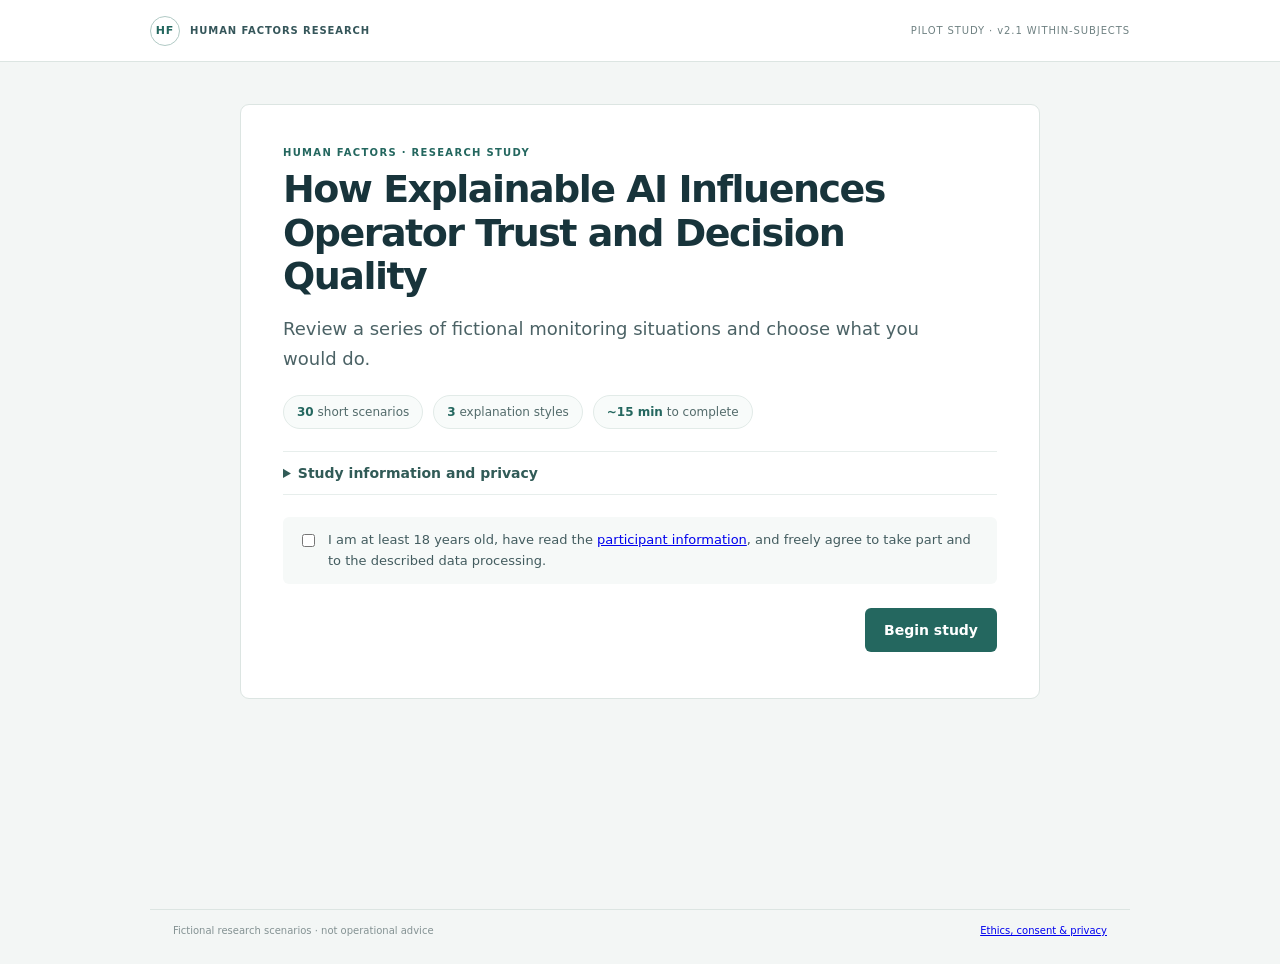
<file: index.html>
<!doctype html>
<html lang="en">
<head>
<meta charset="utf-8"><meta name="viewport" content="width=device-width,initial-scale=1">
<meta name="color-scheme" content="light"><title>How Explainable AI Influences Operator Trust and Decision Quality</title>
<link rel="stylesheet" href="styles.css">
</head>
<body>
<header class="topbar"><div class="brand"><span class="brand-mark">HF</span><span>HUMAN FACTORS RESEARCH</span></div><span id="top-note">PILOT STUDY · v2.1 WITHIN-SUBJECTS</span></header>
<main id="app" class="shell" aria-live="polite"></main>
<footer class="footer"><span>Fictional research scenarios · not operational advice</span><a href="ethics.html">Ethics, consent & privacy</a></footer>
<script src="config.js"></script><script src="scenarios-local.js"></script><script src="stats.js"></script><script src="app.js"></script>
</body></html>
</file>
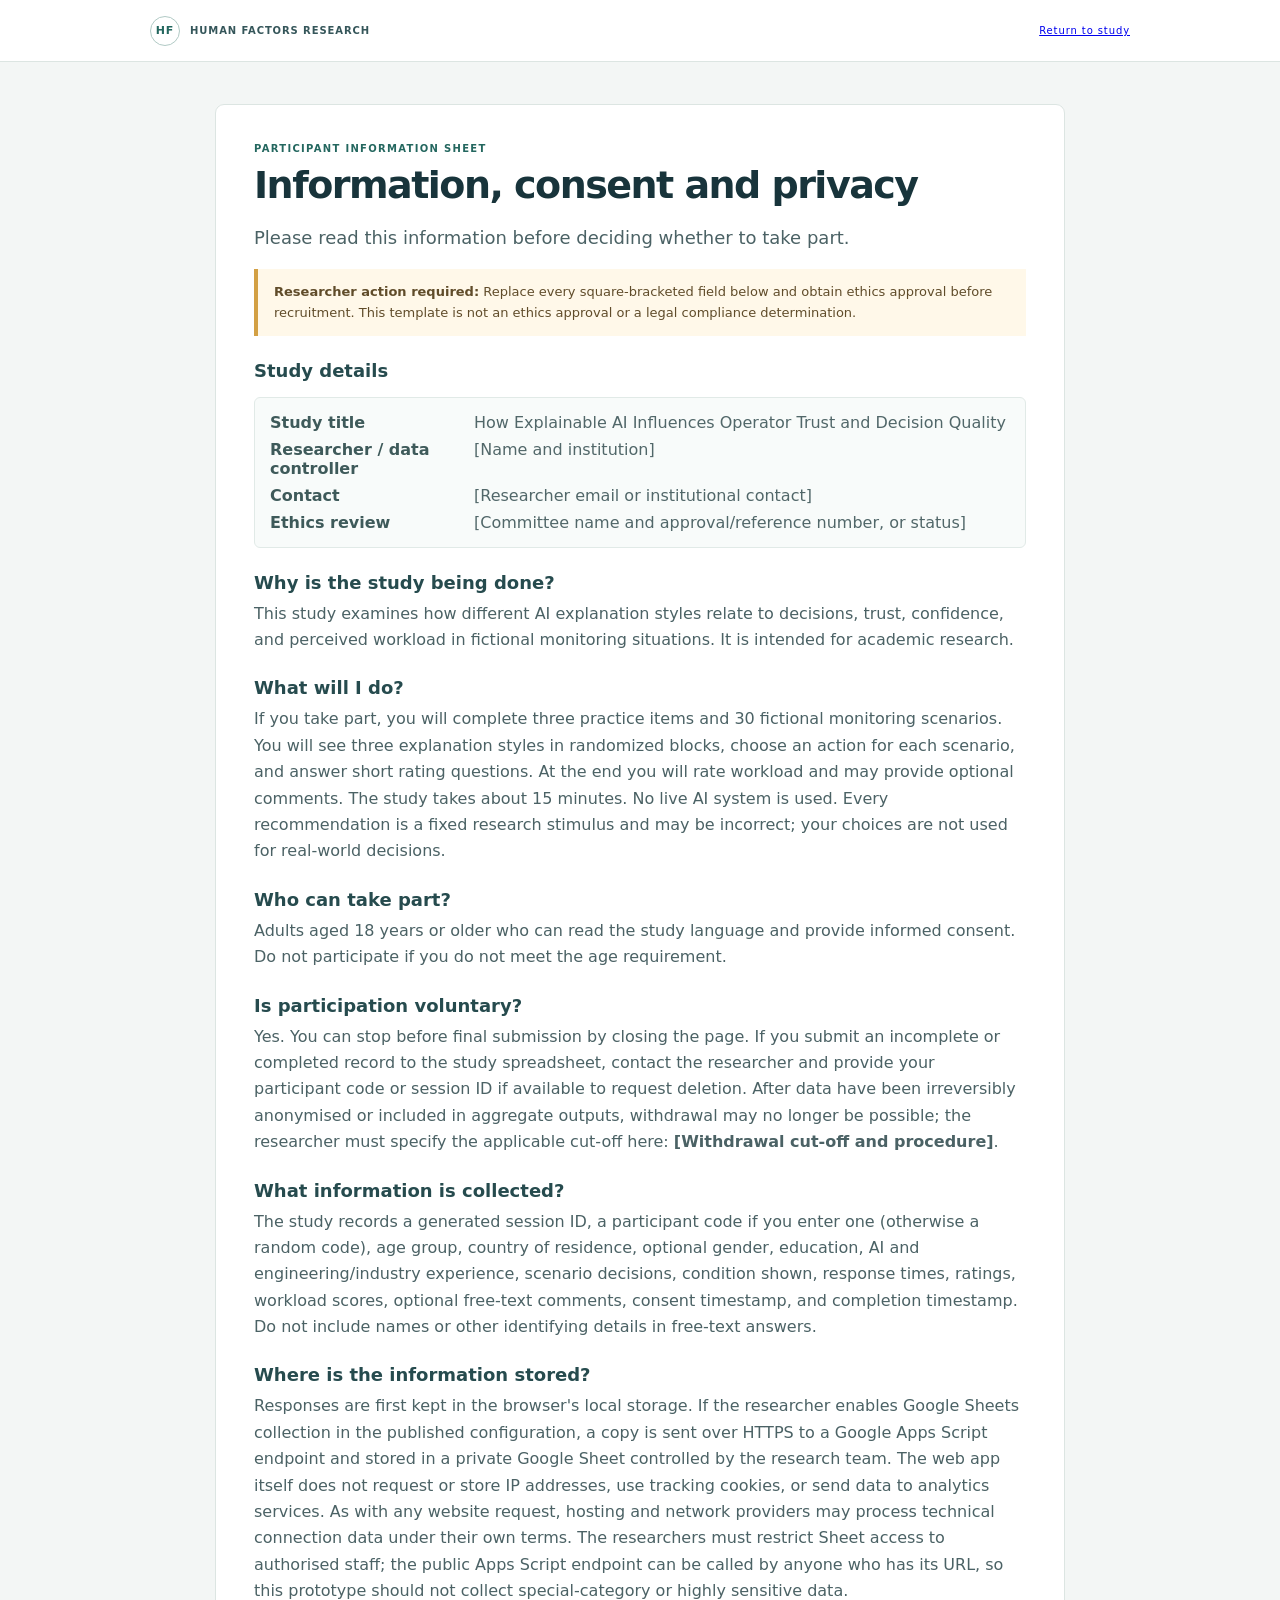
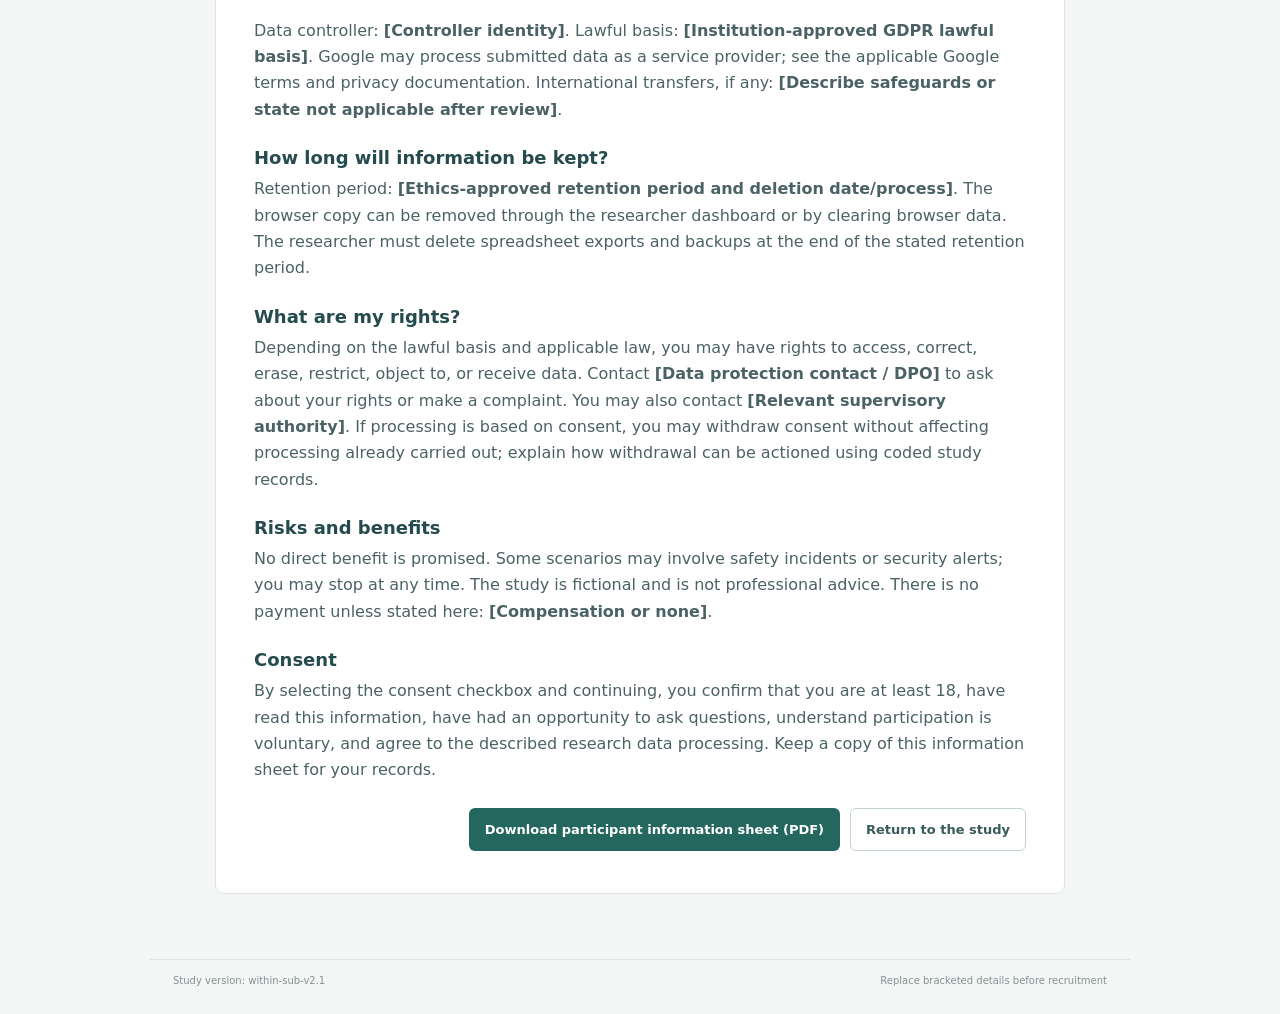
<file: ethics.html>
<!doctype html>
<html lang="en"><head><meta charset="utf-8"><meta name="viewport" content="width=device-width,initial-scale=1"><meta name="color-scheme" content="light"><title>Participant Information, Consent and Privacy</title><link rel="stylesheet" href="styles.css"></head>
<body><header class="topbar"><div class="brand"><span class="brand-mark">HF</span><span>HUMAN FACTORS RESEARCH</span></div><a href="index.html">Return to study</a></header>
<main class="shell"><article class="card ethics-page"><div class="eyebrow">PARTICIPANT INFORMATION SHEET</div><h1>Information, consent and privacy</h1><p class="lead">Please read this information before deciding whether to take part.</p>
<div class="notice"><b>Researcher action required:</b> Replace every square-bracketed field below and obtain ethics approval before recruitment. This template is not an ethics approval or a legal compliance determination.</div>
<h2>Study details</h2><dl><dt>Study title</dt><dd>How Explainable AI Influences Operator Trust and Decision Quality</dd><dt>Researcher / data controller</dt><dd>[Name and institution]</dd><dt>Contact</dt><dd>[Researcher email or institutional contact]</dd><dt>Ethics review</dt><dd>[Committee name and approval/reference number, or status]</dd></dl>
<h2>Why is the study being done?</h2><p>This study examines how different AI explanation styles relate to decisions, trust, confidence, and perceived workload in fictional monitoring situations. It is intended for academic research.</p>
<h2>What will I do?</h2><p>If you take part, you will complete three practice items and 30 fictional monitoring scenarios. You will see three explanation styles in randomized blocks, choose an action for each scenario, and answer short rating questions. At the end you will rate workload and may provide optional comments. The study takes about 15 minutes. No live AI system is used. Every recommendation is a fixed research stimulus and may be incorrect; your choices are not used for real-world decisions.</p>
<h2>Who can take part?</h2><p>Adults aged 18 years or older who can read the study language and provide informed consent. Do not participate if you do not meet the age requirement.</p>
<h2>Is participation voluntary?</h2><p>Yes. You can stop before final submission by closing the page. If you submit an incomplete or completed record to the study spreadsheet, contact the researcher and provide your participant code or session ID if available to request deletion. After data have been irreversibly anonymised or included in aggregate outputs, withdrawal may no longer be possible; the researcher must specify the applicable cut-off here: <b>[Withdrawal cut-off and procedure]</b>.</p>
<h2>What information is collected?</h2><p>The study records a generated session ID, a participant code if you enter one (otherwise a random code), age group, country of residence, optional gender, education, AI and engineering/industry experience, scenario decisions, condition shown, response times, ratings, workload scores, optional free-text comments, consent timestamp, and completion timestamp. Do not include names or other identifying details in free-text answers.</p>
<h2>Where is the information stored?</h2><p>Responses are first kept in the browser's local storage. If the researcher enables Google Sheets collection in the published configuration, a copy is sent over HTTPS to a Google Apps Script endpoint and stored in a private Google Sheet controlled by the research team. The web app itself does not request or store IP addresses, use tracking cookies, or send data to analytics services. As with any website request, hosting and network providers may process technical connection data under their own terms. The researchers must restrict Sheet access to authorised staff; the public Apps Script endpoint can be called by anyone who has its URL, so this prototype should not collect special-category or highly sensitive data.</p>
<p>Data controller: <b>[Controller identity]</b>. Lawful basis: <b>[Institution-approved GDPR lawful basis]</b>. Google may process submitted data as a service provider; see the applicable Google terms and privacy documentation. International transfers, if any: <b>[Describe safeguards or state not applicable after review]</b>.</p>
<h2>How long will information be kept?</h2><p>Retention period: <b>[Ethics-approved retention period and deletion date/process]</b>. The browser copy can be removed through the researcher dashboard or by clearing browser data. The researcher must delete spreadsheet exports and backups at the end of the stated retention period.</p>
<h2>What are my rights?</h2><p>Depending on the lawful basis and applicable law, you may have rights to access, correct, erase, restrict, object to, or receive data. Contact <b>[Data protection contact / DPO]</b> to ask about your rights or make a complaint. You may also contact <b>[Relevant supervisory authority]</b>. If processing is based on consent, you may withdraw consent without affecting processing already carried out; explain how withdrawal can be actioned using coded study records.</p>
<h2>Risks and benefits</h2><p>No direct benefit is promised. Some scenarios may involve safety incidents or security alerts; you may stop at any time. The study is fictional and is not professional advice. There is no payment unless stated here: <b>[Compensation or none]</b>.</p>
<h2>Consent</h2><p>By selecting the consent checkbox and continuing, you confirm that you are at least 18, have read this information, have had an opportunity to ask questions, understand participation is voluntary, and agree to the described research data processing. Keep a copy of this information sheet for your records.</p>
<div class="actions"><a class="button-link" href="participant-information-sheet.pdf" download>Download participant information sheet (PDF)</a><a class="button-link secondary-link" href="index.html">Return to the study</a></div></article></main><footer class="footer"><span>Study version: within-sub-v2.1</span><span>Replace bracketed details before recruitment</span></footer></body></html>
</file>
<file: styles.css>
:root{font-family:Inter,ui-sans-serif,system-ui,-apple-system,"Segoe UI",sans-serif;color:#20333a;background:#f3f6f5;font-synthesis:none;--ink:#20333a;--muted:#68797b;--line:#dce5e2;--teal:#24675f;--pale:#eaf4f1;--red:#a9463e;--amber:#916319}*{box-sizing:border-box}body{margin:0;min-height:100vh}.topbar{height:62px;background:#fff;border-bottom:1px solid var(--line);display:flex;align-items:center;justify-content:space-between;padding:0 max(20px,calc((100vw - 980px)/2));color:#6f8182;font-size:10px;letter-spacing:.09em}.brand{display:flex;align-items:center;gap:10px;font-weight:800;color:#35565a}.brand-mark{display:grid;place-items:center;width:30px;height:30px;border:1px solid #b1cac5;border-radius:50%;color:var(--teal);font-size:11px}.shell{max-width:980px;margin:42px auto 65px;padding:0 23px;min-height:calc(100vh - 160px)}.eyebrow{font-size:10px;font-weight:800;letter-spacing:.13em;color:var(--teal);margin:0 0 10px}h1{font-size:clamp(28px,4vw,38px);letter-spacing:-.04em;line-height:1.15;color:#18343b;margin:0 0 15px}h2{font-size:18px;color:#264b4e;margin:18px 0 8px}h3{font-size:14px;color:#34575a;margin:0 0 8px}p{line-height:1.65;color:#4b6265;margin:8px 0 13px}.lead{font-size:18px;max-width:760px}.card{background:white;border:1px solid var(--line);border-radius:9px;padding:20px 22px;margin:16px 0}.btn{border:0;background:var(--teal);color:white;border-radius:5px;padding:12px 18px;font-weight:700;font-size:14px;cursor:pointer}.btn:hover{background:#174f4b}.btn:disabled{opacity:.48;cursor:not-allowed}.btn.secondary{background:white;border:1px solid #c5d3d0;color:#395b5b}.btn.danger{background:white;border:1px solid #e3c0bc;color:#8c3d35}.btnrow{display:flex;justify-content:space-between;align-items:center;gap:12px;margin:21px 0}.notice{border-left:4px solid #d3a044;background:#fff8e9;padding:13px 16px;color:#604c2a;font-size:13px;line-height:1.55;margin:17px 0}.field{display:block;font-size:13px;font-weight:650;color:#355458;margin:15px 0}.field input,.field select,.field textarea{display:block;width:100%;margin-top:7px;padding:11px;border:1px solid #c5d2d0;border-radius:5px;background:white;color:#20333a;font:inherit}.field textarea{min-height:84px;resize:vertical}.field small{font-size:11px;color:#77888a;font-weight:400}.check{display:flex;align-items:flex-start;gap:10px;margin:16px 0;line-height:1.55;font-size:13px;color:#435c5f}.check input{margin-top:4px;accent-color:var(--teal)}.error{background:#fff0ef;border:1px solid #e3b6b2;color:#813a33;padding:11px;border-radius:5px;font-size:13px;margin-top:12px}.progresshead{display:flex;justify-content:space-between;font-size:11px;letter-spacing:.08em;font-weight:750;color:#5c7373;margin-bottom:9px}.progress{height:5px;background:#dfe9e6;border-radius:4px;margin-bottom:26px;overflow:hidden}.progress i{display:block;height:100%;background:#478b81}.facts{display:grid;grid-template-columns:1fr 1fr;gap:8px;margin:13px 0}.fact{padding:11px 12px;background:#f7faf9;border:1px solid #e7eeec;border-radius:5px;font-size:13px;color:#456063}.ai{padding:18px 20px;background:#fbfdfc;border:1px solid #d9e7e3;border-radius:8px;margin:16px 0}.ai-label{font-size:10px;font-weight:800;letter-spacing:.14em;color:#667e7c}.rec{font-size:21px;font-weight:750;color:#1f5f59;margin:8px 0}.explain{border-top:1px solid #e3ebe9;padding-top:12px;margin-top:12px;color:#455e61;font-size:14px;line-height:1.65}.choicegrid{display:grid;grid-template-columns:repeat(4,1fr);gap:9px;margin:14px 0}.choice{position:relative}.choice input{position:absolute;opacity:0}.choice label{display:grid;place-items:center;min-height:58px;padding:8px;border:1px solid #ccd9d6;border-radius:6px;background:white;text-align:center;color:#3f595c;font-size:13px;font-weight:700;cursor:pointer}.choice input:checked+label{border:2px solid var(--teal);background:#edf6f3;color:#205a55}.choice input:focus-visible+label{outline:3px solid #e2b14e;outline-offset:2px}.scale{display:grid;grid-template-columns:repeat(7,1fr);gap:6px;margin-top:10px}.scaleitem input{position:absolute;opacity:0}.scaleitem label{display:flex;min-height:43px;flex-direction:column;align-items:center;justify-content:center;border:1px solid #d5e0dd;border-radius:5px;cursor:pointer;font-size:13px}.scaleitem input:checked+label{background:#edf6f3;border:2px solid var(--teal);color:#205a55}.scaleitem input:focus-visible+label{outline:3px solid #e2b14e}.scaleend{display:flex;justify-content:space-between;color:#78898a;font-size:10px;margin-top:5px}.question{border-top:1px solid #edf0ef;padding:12px 0}.question:first-child{border-top:0}.slider{display:grid;grid-template-columns:1fr 45px;align-items:center;gap:12px}.slider input{width:100%;accent-color:var(--teal)}.slider output{font-weight:750;color:var(--teal);text-align:right}.small{font-size:11px;color:#77888a}.metrics{display:grid;grid-template-columns:repeat(4,1fr);gap:10px}.metric{border:1px solid var(--line);border-radius:7px;padding:14px;background:white}.metric span{font-size:11px;color:#718284}.metric strong{display:block;margin-top:5px;font-size:22px;color:#244e4e}.barrow{display:grid;grid-template-columns:150px 1fr 76px;gap:10px;align-items:center;margin:13px 0;font-size:12px}.barbg{height:12px;border-radius:8px;background:#e8efed;overflow:hidden}.barbg i{display:block;height:100%;border-radius:8px;background:#4a8b81}.barvalue{text-align:right;font-variant-numeric:tabular-nums;font-weight:700}.tablewrap{overflow-x:auto}table{border-collapse:collapse;width:100%;font-size:12px}th,td{padding:9px 8px;border-bottom:1px solid #e7eceb;text-align:left;white-space:nowrap}th{background:#f6f9f8;color:#50686a}.tabbuttons{display:flex;gap:8px;flex-wrap:wrap}.footer{max-width:980px;margin:auto;border-top:1px solid var(--line);padding:15px 23px 28px;display:flex;justify-content:space-between;gap:10px;color:#849293;font-size:10px}@media(max-width:640px){.shell{margin:28px auto 45px;padding:0 15px}.topbar{padding:0 14px;font-size:8px}.facts{grid-template-columns:1fr}.choicegrid{grid-template-columns:1fr 1fr}.btnrow{align-items:stretch;flex-direction:column-reverse}.btnrow>.btn{width:100%}.metrics{grid-template-columns:1fr 1fr}.barrow{grid-template-columns:95px 1fr 58px;gap:6px;font-size:10px}.footer{flex-direction:column}.card{padding:17px}.scale{gap:3px}.scaleitem label{min-height:38px}}

/* Current study markup: large, explicit action cards and consistent button styling. */
button{font:inherit}button.primary,button.secondary,button.danger{min-height:44px;padding:11px 18px;border:1px solid transparent;border-radius:6px;font-size:14px;font-weight:700;cursor:pointer;transition:background .15s,border-color .15s,transform .15s}button.primary{background:#24675f;color:#fff}button.primary:hover{background:#174f4b}button.secondary{background:#fff;border-color:#c5d3d0;color:#395b5b}button.secondary:hover{background:#f1f7f5}button.danger{background:#fff;border-color:#e3c0bc;color:#8c3d35}button.danger:hover{background:#fff4f2}button.small{min-height:34px;padding:6px 10px;font-size:12px}.actions{display:flex;justify-content:flex-end;align-items:center;gap:10px;flex-wrap:wrap;margin:24px 0 4px}.trial-head{display:grid;grid-template-columns:1fr minmax(130px,210px);gap:24px;align-items:end;margin-bottom:24px}.trial-head .progress{margin:0 0 8px}.progress span{display:block;height:100%;background:#478b81;border-radius:4px}.callout{padding:16px 18px;border:1px solid #dce8e4;border-left:4px solid #4b887e;border-radius:6px;background:#f8fbfa;margin:16px 0}.callout p:last-child{margin-bottom:0}.warning{padding:13px 15px;border:1px solid #e8d8ac;border-radius:6px;background:#fff9e9;color:#69552b;font-size:13px;line-height:1.55;margin:18px 0}.recommendation{padding:18px 20px;border:1px solid #cbded9;border-radius:8px;background:#f7fbf9;margin:17px 0}.recommendation>strong{display:block;font-size:22px;color:#1e5c55;margin-top:4px}.explanation{margin-top:14px;padding-top:12px;border-top:1px solid #dce8e4;line-height:1.65;color:#405b5d}.facts{list-style:none;padding:0}.facts li{padding:11px 13px;border:1px solid #e4ece9;border-radius:5px;background:#f8faf9;color:#415d60;font-size:14px}.choice-grid{display:grid;grid-template-columns:repeat(2,minmax(0,1fr));gap:11px;margin:14px 0 18px}.choice{position:relative;display:flex;align-items:center;gap:12px;min-height:64px;padding:12px 14px;border:1px solid #ccd9d6;border-radius:7px;background:#fff;color:#355255;font-size:15px;font-weight:650;line-height:1.35;cursor:pointer;transition:border-color .15s,background .15s,box-shadow .15s}.choice:hover{border-color:#77a69e;background:#f8fbfa}.choice:has(input:checked){border:2px solid #24675f;background:#edf6f3;color:#205a55;box-shadow:0 0 0 2px #e0efeb}.choice:has(input:focus-visible){outline:3px solid #e2b14e;outline-offset:2px}.choice input{position:absolute;inset:0;width:100%;height:100%;margin:0;opacity:0;cursor:pointer}.choice-key{display:grid;place-items:center;flex:0 0 28px;height:28px;border-radius:50%;background:#edf2f0;color:#56716e;font-size:12px;font-weight:800}.choice:has(input:checked) .choice-key{background:#24675f;color:#fff}#decisionForm>.actions{justify-content:flex-end}.form-grid{display:grid;grid-template-columns:repeat(2,minmax(0,1fr));gap:4px 16px}.form-grid label,.field{display:block;margin:13px 0;color:#355458;font-size:13px;font-weight:650}.form-grid input,.form-grid select,.field select,.field textarea{display:block;width:100%;margin-top:7px;padding:11px;border:1px solid #c5d2d0;border-radius:5px;background:white;color:#20333a;font:inherit}.field textarea{resize:vertical}.check{display:flex;align-items:flex-start;gap:10px}.check input{accent-color:#24675f;margin-top:4px}.visual{margin-top:16px;padding:13px 14px;border:1px solid #d8e4e1;border-radius:6px;background:#fff}.visual-head,.visual-meta{display:flex;justify-content:space-between;gap:10px;color:#617675;font-size:11px}.risk{color:#90641e;font-weight:800}.spark{height:90px;display:flex;align-items:end;gap:6px;margin:10px 0;padding:6px 4px;border-bottom:1px solid #dce5e2}.spark i{display:block;flex:1;background:#80b5a9;border-radius:3px 3px 0 0}.spark i.hot{background:#d48a62}.visual-meta{flex-wrap:wrap}.visual-meta b{flex-basis:100%;color:#916319}.pill{display:inline-block;padding:6px 10px;border-radius:20px;background:#edf5f2;color:#35665f;font-size:12px;font-weight:700}.rating-list{margin-top:18px}.rating{border:0;border-top:1px solid #e7eeec;padding:14px 0;margin:0}.rating legend{padding:0 0 10px;color:#355458;font-weight:650}.likert{display:grid;grid-template-columns:repeat(7,1fr);gap:8px}.likert label{display:block;cursor:pointer}.likert input{position:absolute;opacity:0}.likert span{display:grid;place-items:center;min-height:43px;border:1px solid #d5e0dd;border-radius:5px;color:#355458;background:#fff}.likert input:checked+span{background:#edf6f3;border:2px solid #24675f;color:#205a55;font-weight:800}.likert input:focus-visible+span{outline:3px solid #e2b14e}.scale-hints{display:flex;justify-content:space-between;margin-top:5px;color:#78898a;font-size:10px}.slider-label{display:grid;grid-template-columns:1fr auto;gap:6px 12px;margin:18px 0;color:#355458;font-weight:650}.slider-label output{color:#24675f;font-variant-numeric:tabular-nums}.slider-label input{grid-column:1/-1;width:100%;accent-color:#24675f}.slider-label .scale-hints{grid-column:1/-1;margin-top:-4px}.dashboard-grid{display:grid;grid-template-columns:1fr 1fr;gap:18px;margin:20px 0}.chart{padding:16px;border:1px solid #e0e9e6;border-radius:7px}.bar-row{display:grid;grid-template-columns:115px 1fr 62px;align-items:center;gap:9px;margin:12px 0;color:#506668;font-size:11px}.bar-track{height:11px;overflow:hidden;border-radius:8px;background:#e9efed}.bar-track i{display:block;height:100%;border-radius:8px;background:#4a8b81}.bar-row b{text-align:right;color:#244e4e;font-variant-numeric:tabular-nums}.table-wrap{overflow:auto;margin:12px 0}.table-wrap table{border-collapse:collapse;width:100%;font-size:12px}.table-wrap th,.table-wrap td{padding:10px 9px;border-bottom:1px solid #e7eceb;text-align:left;white-space:nowrap}.table-wrap th{background:#f6f9f8;color:#50686a}.hero{padding:30px}.trial{padding:24px}.choice:active,button:active{transform:translateY(1px)}button:focus-visible{outline:3px solid #e2b14e;outline-offset:2px}
@media(max-width:640px){.shell{margin:25px auto 40px;padding:0 13px}.topbar{padding:0 12px;font-size:8px}.trial-head{grid-template-columns:1fr;gap:5px}.trial-head .progress{margin:0 0 10px}.choice-grid{grid-template-columns:1fr}.choice{min-height:58px}.actions{justify-content:stretch}.actions button{flex:1 1 100%}#decisionForm>.actions button{flex:0 1 auto;min-width:180px}.dashboard-grid,.form-grid{grid-template-columns:1fr}.bar-row{grid-template-columns:90px 1fr 56px;gap:6px}.card,.trial{padding:17px}.hero{padding:20px}.likert{gap:4px}.likert span{min-height:38px}.footer{flex-direction:column}}

/* Calm participant experience: clear hierarchy, fewer competing boxes, predictable actions. */
.welcome-card{max-width:800px;margin:28px auto;padding:clamp(22px,4vw,42px)}.welcome-card h1{max-width:700px}.welcome-card .lead{max-width:640px}.welcome-facts{display:flex;gap:10px;flex-wrap:wrap;margin:22px 0}.welcome-facts span{padding:9px 13px;border:1px solid #e2ebe8;border-radius:24px;background:#f8fbfa;color:#536b6b;font-size:12px}.welcome-facts b{color:#24675f}.study-details{margin:22px 0;border-top:1px solid #e7eeec;border-bottom:1px solid #e7eeec;padding:13px 0}.study-details summary{cursor:pointer;color:#315b57;font-weight:700;font-size:14px}.study-details>div{max-width:720px;padding:8px 0 0}.study-details p{font-size:13px}.consent-check{padding:13px 15px;border-radius:6px;background:#f6f9f8}.trial{max-width:850px;margin:24px auto;padding:clamp(18px,3vw,30px)}.trial-head{grid-template-columns:1fr minmax(130px,170px);gap:18px;align-items:center;margin-bottom:20px}.trial-head h1{font-size:clamp(24px,3.4vw,32px);margin:0}.progress-wrap{align-self:center}.progress-label{display:block;margin-bottom:6px;text-align:right;color:#748483;font-size:11px;font-variant-numeric:tabular-nums}.progress{height:6px;margin:0;background:#e8efed}.scenario-section{margin:18px 0}.section-label{margin-bottom:7px;color:#748481;font-size:10px;font-weight:800;letter-spacing:.12em}.situation-text{margin:0;color:#29484c;font-size:17px;line-height:1.55}.facts{grid-template-columns:repeat(2,minmax(0,1fr));gap:7px;margin:9px 0 0}.facts li{display:flex;align-items:flex-start;min-height:42px;padding:10px 12px;color:#486160;font-size:13px}.warning{display:flex;align-items:flex-start;gap:9px;margin:18px 0;padding:11px 13px;font-size:12px}.recommendation{margin:16px 0;padding:17px 18px;background:#f2f8f6;border-color:#d4e5df}.recommendation .section-label{color:#47746d}.recommendation>strong{margin-top:2px;font-size:21px;line-height:1.35}.explanation{margin-top:11px;padding-top:10px;font-size:13px}.explanation p{margin:5px 0 0;font-size:13px;line-height:1.55}.decision-heading h2{margin:20px 0 3px}.decision-heading p{margin:0;color:#72817f;font-size:13px}.choice-grid{grid-template-columns:repeat(2,minmax(0,1fr));gap:9px;margin:12px 0 18px}.choice{min-height:55px;padding:11px 13px;gap:11px;font-size:14px}.radio-mark{position:relative;flex:0 0 18px;width:18px;height:18px;border:1.5px solid #9aadaa;border-radius:50%;background:#fff}.choice:has(input:checked) .radio-mark{border:5px solid #24675f}.choice:has(input:focus-visible){outline-offset:3px}.choice-key{display:none}#decisionForm>.actions{margin-top:13px}#decisionForm>.actions button{min-width:190px}.study-details summary:focus-visible,.choice:has(input:focus-visible){outline:3px solid #e2b14e;outline-offset:3px}
@media(max-width:640px){.welcome-card{margin:12px auto;padding:21px}.welcome-facts{gap:7px}.welcome-facts span{font-size:11px}.trial{margin:12px auto;padding:17px}.trial-head{grid-template-columns:1fr;gap:10px}.progress-wrap{width:100%}.progress-label{text-align:left}.facts{grid-template-columns:1fr;gap:6px}.facts li{min-height:38px}.situation-text{font-size:16px}.choice-grid{grid-template-columns:1fr;gap:8px}.choice{min-height:52px}.actions{justify-content:stretch}#decisionForm>.actions button{width:100%;min-width:0}.recommendation{padding:15px}.warning{font-size:11px}}
.checkin-card,.end-card{max-width:780px;margin:24px auto;padding:clamp(20px,3vw,32px)}.rating-group-title{margin:18px 0 0;padding:10px 12px;border-radius:5px;background:#f5f8f7;color:#456461;font-size:14px}.rating-group-title:first-child{margin-top:8px}.rating{padding:13px 8px}.rating legend{font-size:14px}.end-group{margin:20px 0;padding:15px 17px;border:1px solid #e3ebe8;border-radius:7px;background:#fbfcfc}.end-group h2{margin:2px 0 10px}.end-group .slider-label{margin:15px 0}.reflection-details{margin-top:18px}.reflection-details textarea{width:100%;padding:10px;border:1px solid #d2ddda;border-radius:5px;font:inherit}.end-card .actions{margin-top:20px}
.completion-card{max-width:680px;margin:35px auto;padding:clamp(22px,4vw,40px)}.completion-time{display:flex;align-items:center;gap:14px;margin:24px 0;padding:17px 19px;border:1px solid #dce9e5;border-radius:8px;background:#f5faf8}.time-icon{display:grid;place-items:center;width:42px;height:42px;border-radius:50%;background:#e5f1ed;color:#24675f;font-size:26px}.completion-time .section-label{margin:0 0 3px}.completion-time strong{display:block;color:#1e5c55;font-size:22px;font-variant-numeric:tabular-nums}
.ethics-page{max-width:850px;margin:24px auto;padding:clamp(20px,4vw,38px)}.ethics-page h2{margin-top:24px}.ethics-page dl{display:grid;grid-template-columns:190px 1fr;gap:8px 14px;padding:15px;border:1px solid #e1eae7;border-radius:6px;background:#f8fbfa}.ethics-page dt{font-weight:700;color:#3e5a5a}.ethics-page dd{margin:0;color:#516769}.button-link{display:inline-flex;align-items:center;justify-content:center;min-height:43px;padding:10px 15px;border:1px solid transparent;border-radius:6px;background:#24675f;color:white;text-decoration:none;font-size:13px;font-weight:700}.button-link:hover{background:#174f4b}.secondary-link{background:white;border-color:#c5d3d0;color:#395b5b}.secondary-link:hover{background:#f1f7f5}
@media(max-width:640px){.ethics-page dl{grid-template-columns:1fr;gap:3px}.ethics-page dd{margin-bottom:7px}.ethics-page .actions{justify-content:stretch}.ethics-page .button-link{flex:1 1 100%}}
</file>
